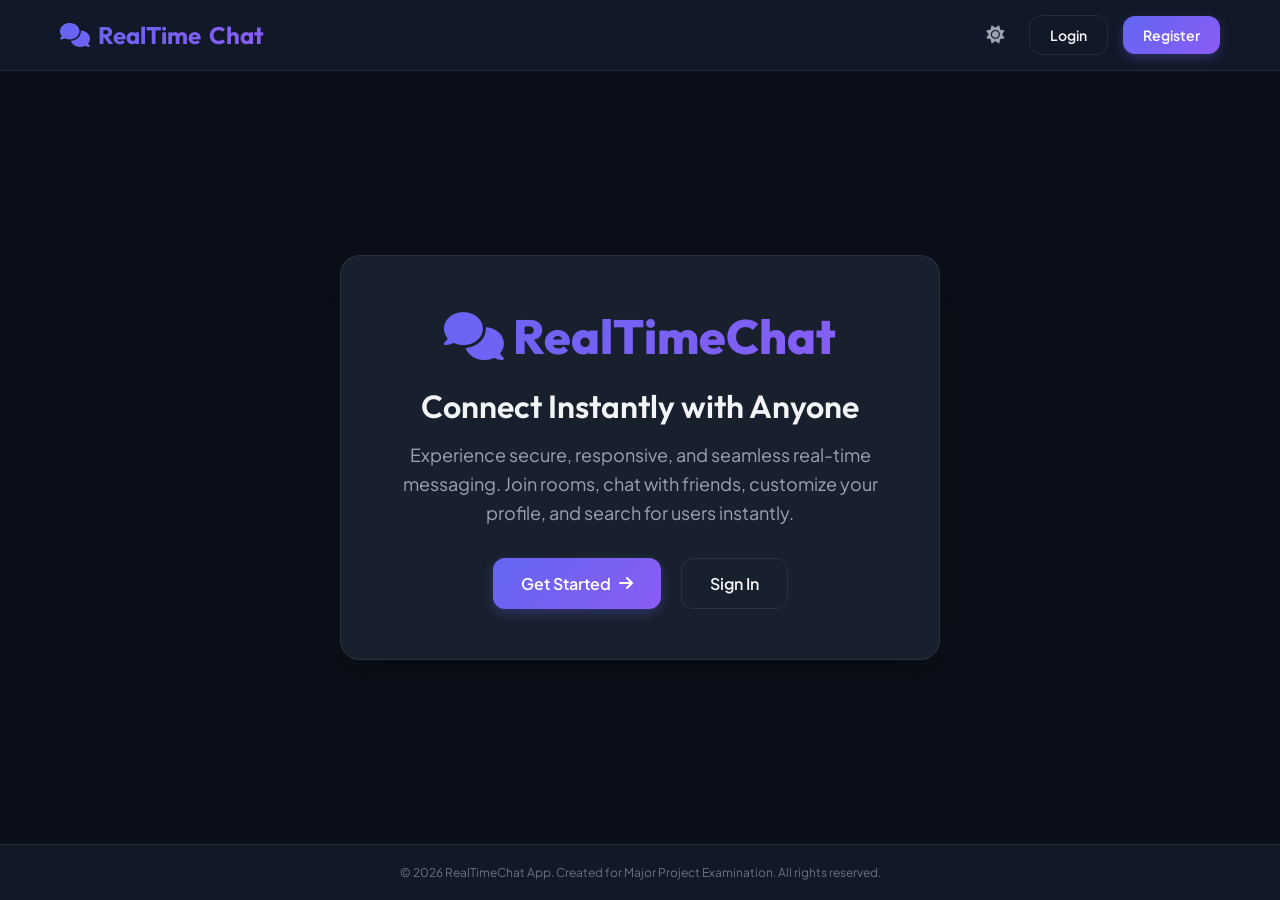
<file: RealTimeChat/Frontend/index.html>
<!DOCTYPE html>
<html lang="en">
<head>
    <meta charset="UTF-8">
    <meta name="viewport" content="width=device-width, initial-scale=1.0">
    <title>Real-Time Chat App - Welcome</title>
    <link rel="stylesheet" href="style.css">
    <!-- FontAwesome for icons -->
    <link rel="stylesheet" href="https://cdnjs.cloudflare.com/ajax/libs/font-awesome/6.4.0/css/all.min.css">
</head>
<body>
    <!-- Main Header -->
    <header>
        <div class="container nav-container">
            <a href="index.html" class="logo">
                <i class="fa-solid fa-comments"></i> RealTime<span>Chat</span>
            </a>
            <div class="nav-actions">
                <!-- Theme Toggle Button -->
                <button id="theme-toggle" class="icon-btn" title="Toggle Theme">
                    <i class="fa-solid fa-moon"></i>
                </button>
                <a href="login.html" class="btn btn-secondary">Login</a>
                <a href="register.html" class="btn btn-primary">Register</a>
            </div>
        </div>
    </header>

    <!-- Welcome Hero Section -->
    <main class="hero-section">
        <div class="hero-card">
            <div class="hero-logo-large">
                <i class="fa-solid fa-comments"></i> RealTimeChat
            </div>
            <h1 class="hero-title" style="font-size: 32px; margin-bottom: 15px;">Connect Instantly with Anyone</h1>
            <p class="hero-subtitle">
                Experience secure, responsive, and seamless real-time messaging. Join rooms, chat with friends, customize your profile, and search for users instantly.
            </p>
            <div class="hero-buttons">
                <a href="register.html" class="btn btn-primary btn-lg" style="padding: 14px 28px; font-size: 16px;">
                    Get Started <i class="fa-solid fa-arrow-right" style="margin-left: 8px;"></i>
                </a>
                <a href="login.html" class="btn btn-secondary btn-lg" style="padding: 14px 28px; font-size: 16px;">
                    Sign In
                </a>
            </div>
        </div>
    </main>

    <!-- Simple footer -->
    <footer style="text-align: center; padding: 20px; color: var(--text-muted); font-size: 12px; border-top: 1px solid var(--border-color); background-color: var(--bg-secondary);">
        &copy; 2026 RealTimeChat App. Created for Major Project Examination. All rights reserved.
    </footer>

    <script>
        // Simple theme toggle helper for welcome page
        const themeToggle = document.getElementById('theme-toggle');
        const themeIcon = themeToggle.querySelector('i');
        
        // Load saved theme
        const currentTheme = localStorage.getItem('theme') || 'dark';
        document.documentElement.setAttribute('data-theme', currentTheme);
        updateThemeIcon(currentTheme);

        themeToggle.addEventListener('click', () => {
            let theme = document.documentElement.getAttribute('data-theme');
            let newTheme = theme === 'dark' ? 'light' : 'dark';
            document.documentElement.setAttribute('data-theme', newTheme);
            localStorage.setItem('theme', newTheme);
            updateThemeIcon(newTheme);
        });

        function updateThemeIcon(theme) {
            if (theme === 'dark') {
                themeIcon.className = 'fa-solid fa-sun';
            } else {
                themeIcon.className = 'fa-solid fa-moon';
            }
        }
    </script>
</body>
</html>
</file>
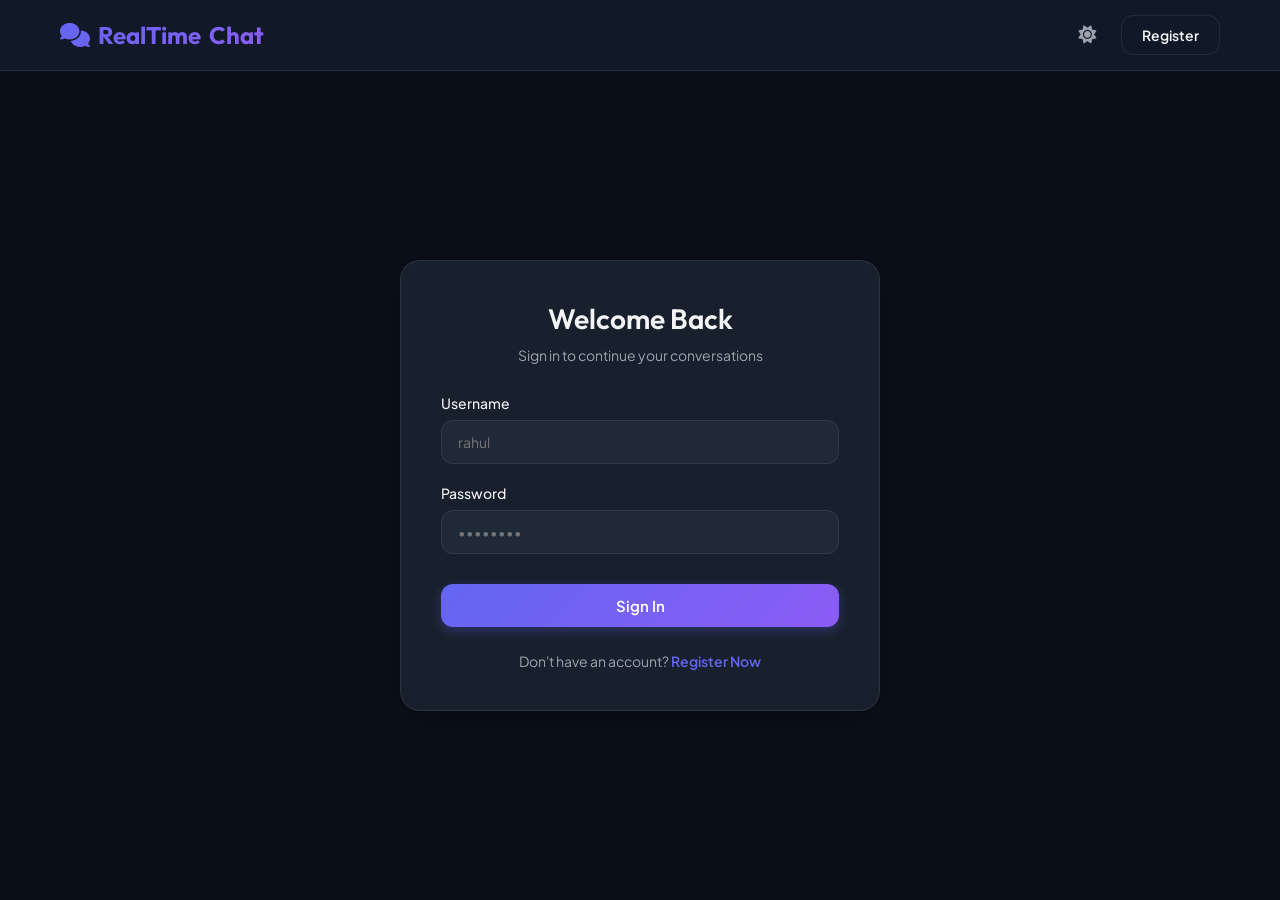
<file: RealTimeChat/Frontend/dashboard.html>
<!DOCTYPE html>
<html lang="en">
<head>
    <meta charset="UTF-8">
    <meta name="viewport" content="width=device-width, initial-scale=1.0">
    <title>Real-Time Chat App - Dashboard</title>
    <link rel="stylesheet" href="style.css">
    <link rel="stylesheet" href="https://cdnjs.cloudflare.com/ajax/libs/font-awesome/6.4.0/css/all.min.css">
</head>
<body>
    <!-- Main Dashboard Container -->
    <main class="dashboard-container">
        
        <!-- Left Sidebar -->
        <aside class="sidebar" id="sidebar">
            <!-- Sidebar Header: Logged-in User -->
            <div class="sidebar-header">
                <div class="user-profile-card">
                    <img id="current-user-avatar" class="user-avatar" src="https://api.dicebear.com/7.x/lorelei/svg?seed=placeholder" alt="My Profile">
                    <div class="user-info">
                        <div id="current-user-name" class="user-name">Loading...</div>
                        <div id="current-user-username" class="user-tag">@loading</div>
                    </div>
                </div>
                
                <div class="sidebar-actions">
                    <button id="theme-toggle" class="icon-btn" title="Toggle Theme">
                        <i class="fa-solid fa-moon"></i>
                    </button>
                    <button id="profile-settings-btn" class="icon-btn" title="Edit Profile">
                        <i class="fa-solid fa-user-gear"></i>
                    </button>
                    <button id="logout-btn" class="btn btn-secondary" style="padding: 6px 12px; font-size: 12px; display: inline-flex; gap: 5px;">
                        <i class="fa-solid fa-right-from-bracket"></i> Logout
                    </button>
                </div>
            </div>

            <!-- Search Area -->
            <div class="search-box">
                <i class="fa-solid fa-magnifying-glass search-icon"></i>
                <input type="text" id="user-search" class="search-input" placeholder="Search users...">
            </div>

            <!-- Sidebar Navigation Tabs -->
            <div style="display: flex; border-bottom: 1px solid var(--border-color); background-color: var(--bg-tertiary);">
                <button id="tab-chats" class="btn" style="flex: 1; background: none; color: var(--accent-color); border-bottom: 2px solid var(--accent-color); border-radius: 0; padding: 12px; font-size: 13px;">
                    <i class="fa-solid fa-message" style="margin-right: 6px;"></i> Chats
                </button>
                <button id="tab-users" class="btn" style="flex: 1; background: none; color: var(--text-secondary); border-radius: 0; padding: 12px; font-size: 13px;">
                    <i class="fa-solid fa-users" style="margin-right: 6px;"></i> All Users
                </button>
            </div>

            <!-- List of Chats or Users -->
            <div class="users-list" id="users-list-container">
                <!-- User items dynamically loaded here -->
                <div style="text-align: center; padding: 30px; color: var(--text-muted);">
                    <i class="fa-solid fa-spinner fa-spin" style="font-size: 24px; margin-bottom: 10px;"></i>
                    <div>Loading users...</div>
                </div>
            </div>
        </aside>

        <!-- Right Chat Pane -->
        <section class="chat-pane" id="chat-pane">
            <!-- Unselected Chat Placeholder -->
            <div class="chat-placeholder" id="chat-placeholder">
                <div class="chat-placeholder-icon">
                    <i class="fa-solid fa-comments"></i>
                </div>
                <h2>Welcome to RealTimeChat!</h2>
                <p>Select a user from the sidebar to view conversation history or start sending messages.</p>
            </div>

            <!-- Active Chat Interface -->
            <div id="active-chat-container" style="display: none; flex-direction: column; height: 100%;">
                
                <!-- Chat Header -->
                <div class="chat-header">
                    <div class="active-chat-user">
                        <!-- Mobile back button -->
                        <button class="icon-btn back-to-list-btn" id="back-to-list" style="display: none;">
                            <i class="fa-solid fa-arrow-left"></i>
                        </button>
                        
                        <div class="avatar-wrapper">
                            <img id="active-chat-avatar" class="user-avatar" src="" alt="User Avatar">
                            <span id="active-chat-status-badge" class="status-badge"></span>
                        </div>
                        <div class="active-chat-details">
                            <span id="active-chat-name" class="active-chat-name">Select User</span>
                            <span id="active-chat-status" class="active-chat-status">Offline</span>
                        </div>
                    </div>
                    <div>
                        <!-- Optional Actions -->
                        <button class="icon-btn" title="Chat Info"><i class="fa-solid fa-circle-info"></i></button>
                    </div>
                </div>

                <!-- Messages Window -->
                <div class="chat-messages" id="chat-messages-container">
                    <!-- Message items dynamically populated -->
                </div>

                <!-- Typing indicator banner -->
                <div id="typing-indicator" style="padding: 2px 25px; font-size: 11px; color: var(--accent-color); background-color: var(--bg-secondary); min-height: 20px; display: none;">
                    <span id="typing-username">Someone</span> is typing...
                </div>

                <!-- Chat Input Bar -->
                <div class="chat-input-area">
                    <form class="chat-input-form" id="chat-send-form" onsubmit="event.preventDefault();">
                        <div class="chat-input-wrapper">
                            <input type="text" id="chat-message-input" class="chat-textbox" placeholder="Type a message..." autocomplete="off">
                            <button type="button" id="emoji-btn" class="emoji-trigger" title="Add Emoji">😊</button>
                            
                            <!-- Emoji Picker dropdown -->
                            <div class="emoji-picker-dropdown" id="emoji-picker">
                                <div class="emoji-option">👍</div>
                                <div class="emoji-option">😊</div>
                                <div class="emoji-option">😂</div>
                                <div class="emoji-option">🔥</div>
                                <div class="emoji-option">🎉</div>
                                <div class="emoji-option">❤️</div>
                                <div class="emoji-option">😎</div>
                                <div class="emoji-option">🙌</div>
                                <div class="emoji-option">✨</div>
                                <div class="emoji-option">💬</div>
                                <div class="emoji-option">👀</div>
                                <div class="emoji-option">💡</div>
                            </div>
                        </div>
                        <button type="submit" id="chat-send-btn" class="btn btn-primary">
                            <i class="fa-solid fa-paper-plane" style="margin-right: 5px;"></i> Send
                        </button>
                    </form>
                </div>

            </div>
        </section>

    </main>

    <!-- Modal: Profile Settings -->
    <div class="modal" id="profile-modal">
        <div class="modal-content">
            <span class="modal-close" id="profile-modal-close">&times;</span>
            <h2 class="modal-title"><i class="fa-solid fa-user-gear" style="margin-right: 8px; color: var(--accent-color);"></i> Profile Settings</h2>
            
            <form id="profile-update-form">
                <div class="form-group" style="text-align: center;">
                    <img id="profile-edit-preview" class="user-avatar" style="width: 80px; height: 80px; margin: 0 auto 10px auto; display: block;" src="" alt="Preview">
                    
                    <label class="form-label" style="text-align: center;">Choose Avatar</label>
                    <div class="avatar-selection-container" id="profile-avatar-picker" style="margin-top: 10px;">
                        <div class="avatar-option" data-avatar="avatar1">
                            <img src="https://api.dicebear.com/7.x/lorelei/svg?seed=Felix" alt="Felix">
                        </div>
                        <div class="avatar-option" data-avatar="avatar2">
                            <img src="https://api.dicebear.com/7.x/lorelei/svg?seed=Aneka" alt="Aneka">
                        </div>
                        <div class="avatar-option" data-avatar="avatar3">
                            <img src="https://api.dicebear.com/7.x/lorelei/svg?seed=Jack" alt="Jack">
                        </div>
                        <div class="avatar-option" data-avatar="avatar4">
                            <img src="https://api.dicebear.com/7.x/lorelei/svg?seed=Sasha" alt="Sasha">
                        </div>
                        <div class="avatar-option" data-avatar="avatar5">
                            <img src="https://api.dicebear.com/7.x/lorelei/svg?seed=George" alt="George">
                        </div>
                        <div class="avatar-option" data-avatar="avatar6">
                            <img src="https://api.dicebear.com/7.x/lorelei/svg?seed=Molly" alt="Molly">
                        </div>
                    </div>
                    
                    <div style="margin-top: 10px;">
                        <label for="profile-custom-avatar" class="btn btn-secondary" style="padding: 4px 10px; font-size: 11px;">
                            <i class="fa-solid fa-upload"></i> Upload Custom
                        </label>
                        <input type="file" id="profile-custom-avatar" accept="image/*" style="display: none;">
                    </div>
                </div>

                <div class="form-group">
                    <label for="profile-full-name" class="form-label">Full Name</label>
                    <input type="text" id="profile-full-name" class="form-input" required autocomplete="name">
                </div>

                <div class="form-group">
                    <label for="profile-email" class="form-label">Email Address</label>
                    <input type="email" id="profile-email" class="form-input" required autocomplete="email">
                </div>

                <div class="form-group">
                    <label for="profile-password" class="form-label">Password (leave blank to keep current)</label>
                    <input type="password" id="profile-password" class="form-input" placeholder="••••••••" autocomplete="new-password">
                </div>

                <div style="display: flex; gap: 15px; margin-top: 25px;">
                    <button type="submit" class="btn btn-primary" style="flex: 2;">
                        Save Changes
                    </button>
                    <button type="button" id="delete-account-btn" class="btn btn-danger" style="flex: 1;">
                        Delete Account
                    </button>
                </div>
            </form>
        </div>
    </div>

    <!-- Toast Notification Container -->
    <div class="toast-container" id="toast-container"></div>

    <script src="script.js"></script>
    <script>
        // Set up the local pages theme toggler
        const themeToggle = document.getElementById('theme-toggle');
        const themeIcon = themeToggle.querySelector('i');
        const currentTheme = localStorage.getItem('theme') || 'dark';
        document.documentElement.setAttribute('data-theme', currentTheme);
        updateThemeIcon(currentTheme);

        themeToggle.addEventListener('click', () => {
            let theme = document.documentElement.getAttribute('data-theme');
            let newTheme = theme === 'dark' ? 'light' : 'dark';
            document.documentElement.setAttribute('data-theme', newTheme);
            localStorage.setItem('theme', newTheme);
            updateThemeIcon(newTheme);
        });

        function updateThemeIcon(theme) {
            if (theme === 'dark') {
                themeIcon.className = 'fa-solid fa-sun';
            } else {
                themeIcon.className = 'fa-solid fa-moon';
            }
        }
    </script>
</body>
</html>
</file>
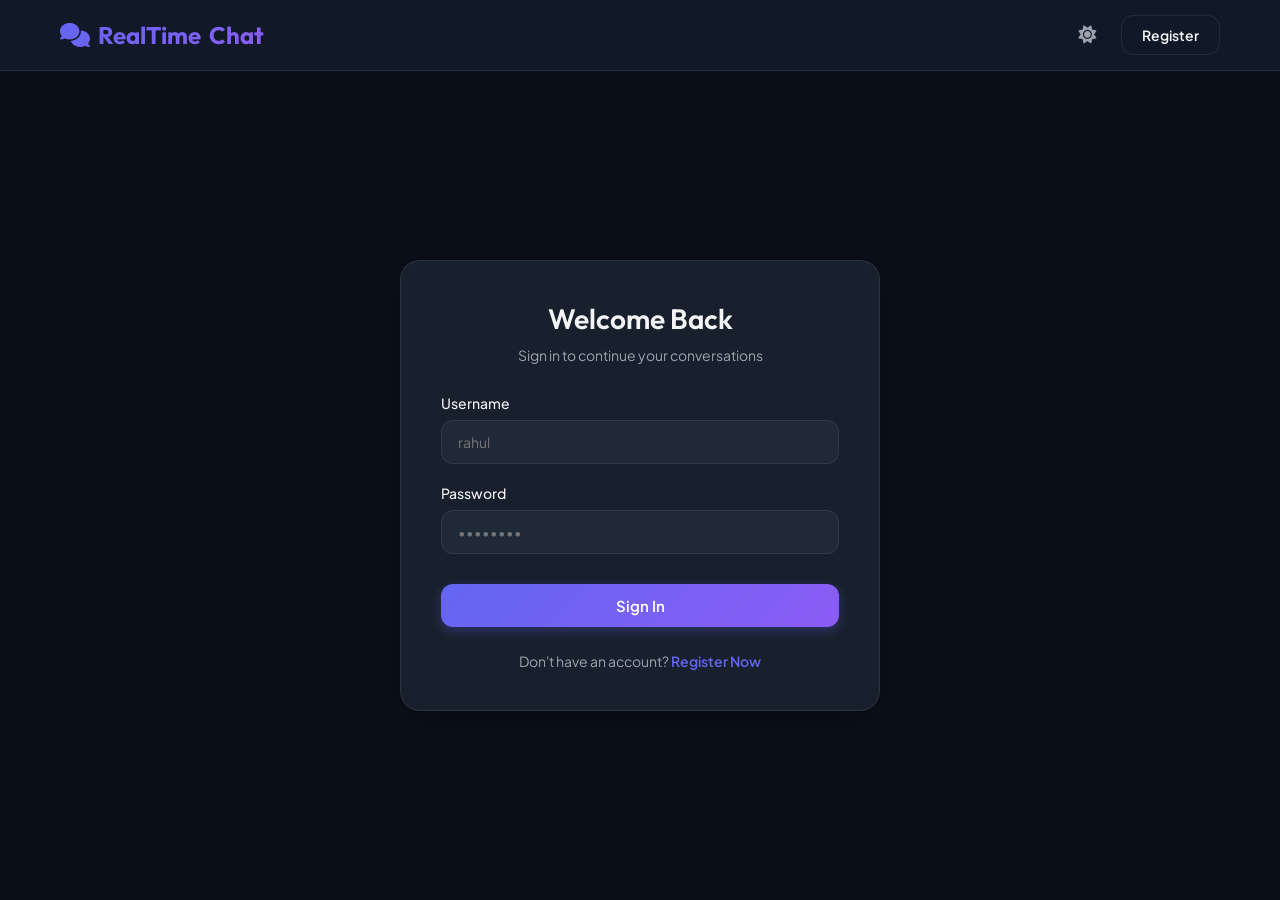
<file: RealTimeChat/Frontend/login.html>
<!DOCTYPE html>
<html lang="en">
<head>
    <meta charset="UTF-8">
    <meta name="viewport" content="width=device-width, initial-scale=1.0">
    <title>Real-Time Chat App - Login</title>
    <link rel="stylesheet" href="style.css">
    <link rel="stylesheet" href="https://cdnjs.cloudflare.com/ajax/libs/font-awesome/6.4.0/css/all.min.css">
</head>
<body>
    <header>
        <div class="container nav-container">
            <a href="index.html" class="logo">
                <i class="fa-solid fa-comments"></i> RealTime<span>Chat</span>
            </a>
            <div class="nav-actions">
                <button id="theme-toggle" class="icon-btn" title="Toggle Theme">
                    <i class="fa-solid fa-moon"></i>
                </button>
                <a href="register.html" class="btn btn-secondary">Register</a>
            </div>
        </div>
    </header>

    <main class="form-section">
        <div class="form-card">
            <div class="form-header">
                <h1 class="form-title">Welcome Back</h1>
                <p class="form-desc">Sign in to continue your conversations</p>
            </div>

            <form id="login-form">
                <!-- Username -->
                <div class="form-group">
                    <label for="username" class="form-label">Username</label>
                    <input type="text" id="username" class="form-input" placeholder="rahul" required autocomplete="username">
                </div>

                <!-- Password -->
                <div class="form-group">
                    <label for="password" class="form-label">Password</label>
                    <input type="password" id="password" class="form-input" placeholder="••••••••" required autocomplete="current-password">
                </div>

                <!-- Login Button -->
                <button type="submit" class="btn btn-primary" style="width: 100%; padding: 12px; font-size: 15px; margin-top: 10px;">
                    Sign In
                </button>
            </form>

            <div class="form-footer">
                Don't have an account? <a href="register.html">Register Now</a>
            </div>
        </div>
    </main>

    <!-- Toast Notification Container -->
    <div class="toast-container" id="toast-container"></div>

    <script src="script.js"></script>
    <script>
        // Set up the local pages theme toggler
        const themeToggle = document.getElementById('theme-toggle');
        const themeIcon = themeToggle.querySelector('i');
        const currentTheme = localStorage.getItem('theme') || 'dark';
        document.documentElement.setAttribute('data-theme', currentTheme);
        updateThemeIcon(currentTheme);

        themeToggle.addEventListener('click', () => {
            let theme = document.documentElement.getAttribute('data-theme');
            let newTheme = theme === 'dark' ? 'light' : 'dark';
            document.documentElement.setAttribute('data-theme', newTheme);
            localStorage.setItem('theme', newTheme);
            updateThemeIcon(newTheme);
        });

        function updateThemeIcon(theme) {
            if (theme === 'dark') {
                themeIcon.className = 'fa-solid fa-sun';
            } else {
                themeIcon.className = 'fa-solid fa-moon';
            }
        }
    </script>
</body>
</html>
</file>
<file: RealTimeChat/Frontend/style.css>
/* Real-Time Chat App Stylesheet */

@import url('https://fonts.googleapis.com/css2?family=Outfit:wght@300;400;500;600;700&family=Plus+Jakarta+Sans:wght@300;400;500;600;700&display=swap');

:root {
    /* Color Palette - Default Dark Mode */
    --bg-primary: #0b0f19;
    --bg-secondary: #111827;
    --bg-tertiary: #1f2937;
    --bg-card: rgba(31, 41, 55, 0.7);
    --border-color: rgba(255, 255, 255, 0.08);
    
    --text-primary: #f3f4f6;
    --text-secondary: #9ca3af;
    --text-muted: #6b7280;
    
    --accent-color: #6366f1;
    --accent-gradient: linear-gradient(135deg, #6366f1 0%, #8b5cf6 100%);
    --accent-hover: #4f46e5;
    
    --msg-sent-bg: linear-gradient(135deg, #4f46e5 0%, #7c3aed 100%);
    --msg-sent-text: #ffffff;
    --msg-received-bg: #374151;
    --msg-received-text: #f3f4f6;
    
    --online-color: #10b981;
    --offline-color: #ef4444;
    
    --font-heading: 'Outfit', sans-serif;
    --font-body: 'Plus Jakarta Sans', sans-serif;
    --radius-sm: 8px;
    --radius-md: 12px;
    --radius-lg: 20px;
    --transition: all 0.3s cubic-bezier(0.4, 0, 0.2, 1);
    --shadow: 0 10px 30px -10px rgba(0, 0, 0, 0.5);
    --glass-blur: blur(12px);
}

/* Light Mode Variables */
[data-theme="light"] {
    --bg-primary: #f3f4f6;
    --bg-secondary: #ffffff;
    --bg-tertiary: #f9fafb;
    --bg-card: rgba(255, 255, 255, 0.8);
    --border-color: rgba(0, 0, 0, 0.08);
    
    --text-primary: #111827;
    --text-secondary: #4b5563;
    --text-muted: #9ca3af;
    
    --msg-sent-bg: linear-gradient(135deg, #4f46e5 0%, #7c3aed 100%);
    --msg-sent-text: #ffffff;
    --msg-received-bg: #e5e7eb;
    --msg-received-text: #1f2937;
    
    --shadow: 0 10px 30px -10px rgba(0, 0, 0, 0.1);
}

/* Base Styles */
* {
    margin: 0;
    padding: 0;
    box-sizing: border-box;
}

body {
    background-color: var(--bg-primary);
    color: var(--text-primary);
    font-family: var(--font-body);
    min-height: 100vh;
    display: flex;
    flex-direction: column;
    overflow-x: hidden;
    transition: background-color 0.3s ease, color 0.3s ease;
}

h1, h2, h3, h4, h5, h6 {
    font-family: var(--font-heading);
    font-weight: 600;
}

/* Scrollbar Customization */
::-webkit-scrollbar {
    width: 6px;
    height: 6px;
}
::-webkit-scrollbar-track {
    background: transparent;
}
::-webkit-scrollbar-thumb {
    background: var(--text-muted);
    border-radius: 10px;
}
::-webkit-scrollbar-thumb:hover {
    background: var(--text-secondary);
}

/* Layout Elements */
.container {
    width: 100%;
    max-width: 1200px;
    margin: 0 auto;
    padding: 0 20px;
}

/* Navbar / Header */
header {
    background-color: var(--bg-secondary);
    border-bottom: 1px solid var(--border-color);
    padding: 15px 0;
    position: sticky;
    top: 0;
    z-index: 100;
}

.nav-container {
    display: flex;
    justify-content: space-between;
    align-items: center;
}

.logo {
    font-family: var(--font-heading);
    font-size: 24px;
    font-weight: 700;
    background: var(--accent-gradient);
    -webkit-background-clip: text;
    -webkit-text-fill-color: transparent;
    display: flex;
    align-items: center;
    gap: 8px;
    text-decoration: none;
}

.logo span {
    color: var(--text-primary);
}

.nav-actions {
    display: flex;
    align-items: center;
    gap: 15px;
}

/* Buttons */
.btn {
    display: inline-flex;
    align-items: center;
    justify-content: center;
    padding: 10px 20px;
    border-radius: var(--radius-md);
    font-family: var(--font-body);
    font-weight: 600;
    font-size: 14px;
    cursor: pointer;
    transition: var(--transition);
    border: none;
    text-decoration: none;
}

.btn-primary {
    background: var(--accent-gradient);
    color: white;
    box-shadow: 0 4px 12px rgba(99, 102, 241, 0.3);
}

.btn-primary:hover {
    transform: translateY(-2px);
    box-shadow: 0 6px 20px rgba(99, 102, 241, 0.4);
}

.btn-secondary {
    background-color: transparent;
    color: var(--text-primary);
    border: 1px solid var(--border-color);
}

.btn-secondary:hover {
    background-color: var(--bg-tertiary);
    border-color: var(--text-secondary);
}

.btn-danger {
    background-color: var(--offline-color);
    color: white;
}

.btn-danger:hover {
    background-color: #dc2626;
    transform: translateY(-2px);
}

.icon-btn {
    background: transparent;
    border: none;
    color: var(--text-secondary);
    cursor: pointer;
    font-size: 18px;
    width: 38px;
    height: 38px;
    border-radius: 50%;
    display: flex;
    align-items: center;
    justify-content: center;
    transition: var(--transition);
}

.icon-btn:hover {
    background-color: var(--bg-tertiary);
    color: var(--text-primary);
}

/* Home / Welcome Page */
.hero-section {
    flex: 1;
    display: flex;
    align-items: center;
    justify-content: center;
    padding: 60px 0;
}

.hero-card {
    background: var(--bg-card);
    backdrop-filter: var(--glass-blur);
    border: 1px solid var(--border-color);
    border-radius: var(--radius-lg);
    padding: 50px 40px;
    text-align: center;
    max-width: 600px;
    box-shadow: var(--shadow);
    animation: fadeIn 0.8s ease;
}

.hero-logo-large {
    font-family: var(--font-heading);
    font-size: 48px;
    font-weight: 800;
    background: var(--accent-gradient);
    -webkit-background-clip: text;
    -webkit-text-fill-color: transparent;
    margin-bottom: 20px;
}

.hero-subtitle {
    font-size: 18px;
    color: var(--text-secondary);
    margin-bottom: 30px;
    line-height: 1.6;
}

.hero-buttons {
    display: flex;
    justify-content: center;
    gap: 20px;
}

/* Form Styles (Login & Register) */
.form-section {
    flex: 1;
    display: flex;
    align-items: center;
    justify-content: center;
    padding: 40px 0;
}

.form-card {
    background: var(--bg-card);
    backdrop-filter: var(--glass-blur);
    border: 1px solid var(--border-color);
    border-radius: var(--radius-lg);
    padding: 40px;
    width: 100%;
    max-width: 480px;
    box-shadow: var(--shadow);
    animation: slideUp 0.5s cubic-bezier(0.4, 0, 0.2, 1);
}

.form-header {
    text-align: center;
    margin-bottom: 30px;
}

.form-title {
    font-size: 28px;
    margin-bottom: 10px;
}

.form-desc {
    color: var(--text-secondary);
    font-size: 14px;
}

.form-group {
    margin-bottom: 20px;
    text-align: left;
}

.form-label {
    display: block;
    margin-bottom: 8px;
    font-size: 14px;
    font-weight: 500;
    color: var(--text-primary);
}

.form-input {
    width: 100%;
    padding: 12px 16px;
    border-radius: var(--radius-md);
    background-color: var(--bg-tertiary);
    border: 1px solid var(--border-color);
    color: var(--text-primary);
    font-family: var(--font-body);
    font-size: 14px;
    transition: var(--transition);
}

.form-input:focus {
    outline: none;
    border-color: var(--accent-color);
    box-shadow: 0 0 0 3px rgba(99, 102, 241, 0.2);
}

.form-footer {
    text-align: center;
    margin-top: 25px;
    font-size: 14px;
    color: var(--text-secondary);
}

.form-footer a {
    color: var(--accent-color);
    text-decoration: none;
    font-weight: 600;
}

.form-footer a:hover {
    text-decoration: underline;
}

/* Avatar Presets Selection */
.avatar-selection-container {
    display: grid;
    grid-template-columns: repeat(6, 1fr);
    gap: 10px;
    margin-bottom: 10px;
}

.avatar-option {
    cursor: pointer;
    border-radius: 50%;
    border: 2px solid transparent;
    transition: var(--transition);
    overflow: hidden;
    aspect-ratio: 1;
}

.avatar-option img {
    width: 100%;
    height: 100%;
    object-fit: cover;
}

.avatar-option.selected {
    border-color: var(--accent-color);
    transform: scale(1.1);
}

/* Dashboard & Chat Window */
.dashboard-container {
    flex: 1;
    display: flex;
    height: calc(100vh - 73px); /* Subtract header height */
    overflow: hidden;
}

/* Sidebar styling */
.sidebar {
    width: 320px;
    background-color: var(--bg-secondary);
    border-right: 1px solid var(--border-color);
    display: flex;
    flex-direction: column;
    flex-shrink: 0;
    transition: var(--transition);
}

.sidebar-header {
    padding: 20px;
    border-bottom: 1px solid var(--border-color);
}

.user-profile-card {
    display: flex;
    align-items: center;
    gap: 12px;
    margin-bottom: 15px;
}

.user-avatar {
    width: 46px;
    height: 46px;
    border-radius: 50%;
    background-color: var(--bg-tertiary);
    object-fit: cover;
    border: 2px solid var(--border-color);
}

.user-info {
    flex: 1;
    min-width: 0;
}

.user-name {
    font-weight: 600;
    font-size: 15px;
    white-space: nowrap;
    overflow: hidden;
    text-overflow: ellipsis;
}

.user-tag {
    font-size: 12px;
    color: var(--text-secondary);
    white-space: nowrap;
    overflow: hidden;
    text-overflow: ellipsis;
}

.sidebar-actions {
    display: flex;
    justify-content: space-between;
    align-items: center;
    gap: 10px;
}

.search-box {
    padding: 15px 20px;
    border-bottom: 1px solid var(--border-color);
    position: relative;
}

.search-input {
    width: 100%;
    padding: 10px 15px 10px 38px;
    background-color: var(--bg-tertiary);
    border: 1px solid var(--border-color);
    border-radius: var(--radius-md);
    color: var(--text-primary);
    font-size: 13px;
}

.search-icon {
    position: absolute;
    left: 32px;
    top: 50%;
    transform: translateY(-50%);
    color: var(--text-muted);
    pointer-events: none;
}

/* User List in Sidebar */
.users-list {
    flex: 1;
    overflow-y: auto;
    padding: 10px 0;
}

.user-item {
    display: flex;
    align-items: center;
    gap: 12px;
    padding: 12px 20px;
    cursor: pointer;
    transition: var(--transition);
    border-left: 3px solid transparent;
}

.user-item:hover {
    background-color: var(--bg-tertiary);
}

.user-item.active {
    background-color: rgba(99, 102, 241, 0.1);
    border-left-color: var(--accent-color);
}

.avatar-wrapper {
    position: relative;
    flex-shrink: 0;
}

.status-badge {
    position: absolute;
    bottom: 2px;
    right: 2px;
    width: 10px;
    height: 10px;
    border-radius: 50%;
    border: 2px solid var(--bg-secondary);
}

.status-badge.online {
    background-color: var(--online-color);
}

.status-badge.offline {
    background-color: var(--text-muted);
}

.user-item-details {
    flex: 1;
    min-width: 0;
}

.user-item-header {
    display: flex;
    justify-content: space-between;
    align-items: baseline;
    margin-bottom: 4px;
}

.user-item-name {
    font-weight: 500;
    font-size: 14px;
    color: var(--text-primary);
}

.user-item-time {
    font-size: 11px;
    color: var(--text-muted);
}

.user-item-lastmsg {
    font-size: 12px;
    color: var(--text-secondary);
    white-space: nowrap;
    overflow: hidden;
    text-overflow: ellipsis;
}

/* Chat Pane */
.chat-pane {
    flex: 1;
    background-color: var(--bg-primary);
    display: flex;
    flex-direction: column;
    height: 100%;
}

.chat-placeholder {
    flex: 1;
    display: flex;
    flex-direction: column;
    align-items: center;
    justify-content: center;
    color: var(--text-secondary);
    padding: 40px;
    text-align: center;
}

.chat-placeholder-icon {
    font-size: 64px;
    margin-bottom: 20px;
    background: var(--accent-gradient);
    -webkit-background-clip: text;
    -webkit-text-fill-color: transparent;
}

/* Chat Header */
.chat-header {
    padding: 15px 25px;
    background-color: var(--bg-secondary);
    border-bottom: 1px solid var(--border-color);
    display: flex;
    justify-content: space-between;
    align-items: center;
}

.active-chat-user {
    display: flex;
    align-items: center;
    gap: 12px;
}

.active-chat-details {
    display: flex;
    flex-direction: column;
}

.active-chat-name {
    font-weight: 600;
    font-size: 16px;
}

.active-chat-status {
    font-size: 12px;
    color: var(--text-secondary);
}

.active-chat-status.typing {
    color: var(--accent-color);
    font-style: italic;
    font-weight: 500;
}

/* Chat Messages Content */
.chat-messages {
    flex: 1;
    overflow-y: auto;
    padding: 25px;
    display: flex;
    flex-direction: column;
    gap: 15px;
    background-image: radial-gradient(var(--border-color) 1px, transparent 1px);
    background-size: 24px 24px;
}

.message-wrapper {
    display: flex;
    max-width: 70%;
    position: relative;
    animation: bubbleIn 0.3s cubic-bezier(0.4, 0, 0.2, 1);
}

.message-wrapper.sent {
    align-self: flex-end;
    flex-direction: row-reverse;
}

.message-wrapper.received {
    align-self: flex-start;
}

.msg-avatar {
    width: 32px;
    height: 32px;
    border-radius: 50%;
    margin: 0 8px;
    align-self: flex-end;
}

.message-bubble-container {
    display: flex;
    flex-direction: column;
    max-width: 100%;
}

.message-bubble {
    padding: 12px 18px;
    font-size: 14px;
    line-height: 1.5;
    position: relative;
    box-shadow: 0 2px 5px rgba(0,0,0,0.05);
}

.message-wrapper.sent .message-bubble {
    background: var(--msg-sent-bg);
    color: var(--msg-sent-text);
    border-radius: 18px 18px 4px 18px;
}

.message-wrapper.received .message-bubble {
    background-color: var(--msg-received-bg);
    color: var(--msg-received-text);
    border-radius: 18px 18px 18px 4px;
}

.message-time {
    font-size: 10px;
    color: var(--text-muted);
    margin-top: 4px;
    align-self: flex-end;
}

.message-wrapper.sent .message-time {
    align-self: flex-end;
}

.message-wrapper.received .message-time {
    align-self: flex-start;
}

/* Edit & Delete hover menu for messages */
.message-actions-menu {
    position: absolute;
    top: 50%;
    transform: translateY(-50%);
    display: flex;
    gap: 4px;
    opacity: 0;
    transition: opacity 0.2s ease;
    z-index: 10;
}

.message-wrapper.sent .message-actions-menu {
    left: -70px;
}

.message-wrapper.received .message-actions-menu {
    right: -70px;
}

.message-wrapper:hover .message-actions-menu {
    opacity: 1;
}

.action-menu-btn {
    width: 28px;
    height: 28px;
    border-radius: 50%;
    border: 1px solid var(--border-color);
    background-color: var(--bg-secondary);
    color: var(--text-secondary);
    display: flex;
    align-items: center;
    justify-content: center;
    font-size: 12px;
    cursor: pointer;
    transition: var(--transition);
}

.action-menu-btn:hover {
    color: var(--text-primary);
    background-color: var(--bg-tertiary);
}

.action-menu-btn.delete:hover {
    color: var(--offline-color);
    background-color: rgba(239, 68, 68, 0.1);
}

/* Chat Input Bar */
.chat-input-area {
    padding: 20px 25px;
    background-color: var(--bg-secondary);
    border-top: 1px solid var(--border-color);
}

.chat-input-form {
    display: flex;
    align-items: center;
    gap: 12px;
}

.chat-input-wrapper {
    flex: 1;
    position: relative;
    display: flex;
    align-items: center;
}

.chat-textbox {
    width: 100%;
    padding: 12px 50px 12px 16px;
    background-color: var(--bg-tertiary);
    border: 1px solid var(--border-color);
    border-radius: var(--radius-lg);
    color: var(--text-primary);
    font-family: var(--font-body);
    font-size: 14px;
    transition: var(--transition);
}

.chat-textbox:focus {
    outline: none;
    border-color: var(--accent-color);
}

.emoji-trigger {
    position: absolute;
    right: 15px;
    cursor: pointer;
    font-size: 18px;
    background: none;
    border: none;
    user-select: none;
    color: var(--text-muted);
    transition: var(--transition);
}

.emoji-trigger:hover {
    color: var(--text-primary);
    transform: scale(1.1);
}

/* Emoji Picker Dropdown styling */
.emoji-picker-dropdown {
    position: absolute;
    bottom: 60px;
    right: 15px;
    background-color: var(--bg-secondary);
    border: 1px solid var(--border-color);
    border-radius: var(--radius-md);
    padding: 10px;
    display: none;
    grid-template-columns: repeat(6, 1fr);
    gap: 6px;
    font-size: 20px;
    box-shadow: var(--shadow);
    z-index: 100;
}

.emoji-option {
    cursor: pointer;
    text-align: center;
    padding: 4px;
    border-radius: 4px;
    transition: var(--transition);
    user-select: none;
}

.emoji-option:hover {
    background-color: var(--bg-tertiary);
    transform: scale(1.2);
}

/* Edit message inline input styling */
.edit-input-wrapper {
    display: flex;
    flex-direction: column;
    gap: 8px;
    width: 100%;
    min-width: 250px;
}

.edit-textbox {
    width: 100%;
    padding: 8px 12px;
    background-color: var(--bg-tertiary);
    border: 1px solid var(--accent-color);
    border-radius: var(--radius-md);
    color: var(--text-primary);
    font-size: 13px;
}

.edit-actions {
    display: flex;
    justify-content: flex-end;
    gap: 8px;
}

.edit-btn {
    padding: 4px 10px;
    border-radius: 4px;
    font-size: 11px;
    cursor: pointer;
    border: none;
}

/* Modal and Alert styling */
.modal {
    position: fixed;
    top: 0;
    left: 0;
    width: 100vw;
    height: 100vh;
    background-color: rgba(0, 0, 0, 0.6);
    backdrop-filter: blur(4px);
    display: none;
    align-items: center;
    justify-content: center;
    z-index: 1000;
    animation: fadeIn 0.2s ease;
}

.modal-content {
    background-color: var(--bg-secondary);
    border: 1px solid var(--border-color);
    border-radius: var(--radius-lg);
    padding: 30px;
    width: 90%;
    max-width: 450px;
    box-shadow: var(--shadow);
    position: relative;
}

.modal-title {
    font-size: 20px;
    margin-bottom: 15px;
}

.modal-close {
    position: absolute;
    top: 15px;
    right: 15px;
    font-size: 20px;
    cursor: pointer;
    color: var(--text-muted);
}

.modal-close:hover {
    color: var(--text-primary);
}

/* Toast Alerts */
.toast-container {
    position: fixed;
    bottom: 20px;
    right: 20px;
    z-index: 10000;
    display: flex;
    flex-direction: column;
    gap: 10px;
}

.toast {
    background: var(--bg-secondary);
    border-left: 4px solid var(--accent-color);
    color: var(--text-primary);
    padding: 12px 20px;
    border-radius: var(--radius-sm);
    box-shadow: var(--shadow);
    font-size: 13px;
    font-weight: 500;
    animation: slideInRight 0.3s ease forwards;
}

.toast.error {
    border-left-color: var(--offline-color);
}

.toast.success {
    border-left-color: var(--online-color);
}

/* Keyframes */
@keyframes fadeIn {
    from { opacity: 0; }
    to { opacity: 1; }
}

@keyframes slideUp {
    from { transform: translateY(30px); opacity: 0; }
    to { transform: translateY(0); opacity: 1; }
}

@keyframes bubbleIn {
    from { transform: scale(0.9); opacity: 0; }
    to { transform: scale(1); opacity: 1; }
}

@keyframes slideInRight {
    from { transform: translateX(100%); opacity: 0; }
    to { transform: translateX(0); opacity: 1; }
}

/* Responsive Rules */
@media (max-width: 768px) {
    .dashboard-container {
        position: relative;
    }
    
    .sidebar {
        width: 100%;
        position: absolute;
        left: 0;
        top: 0;
        height: 100%;
        z-index: 50;
    }
    
    .sidebar.hidden {
        transform: translateX(-100%);
    }
    
    .chat-pane {
        width: 100%;
    }
    
    .chat-pane.hidden {
        display: none !important;
    }
    
    .back-to-list-btn {
        display: flex !important;
    }
}

/* Back button in responsive mobile view */
.back-to-list-btn {
    display: none;
    margin-right: 10px;
}
</file>
